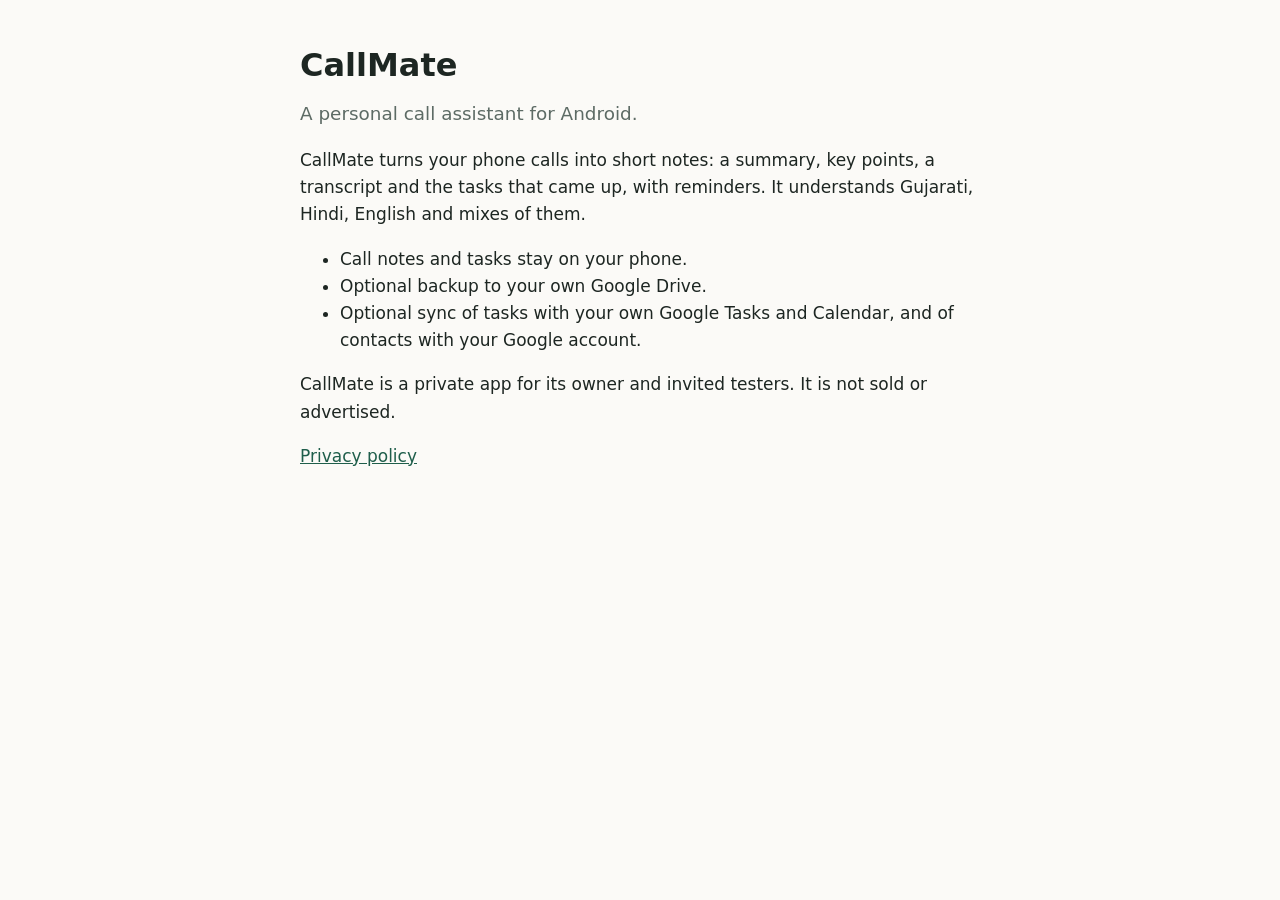
<file: index.html>
<!doctype html>
<html lang="en">
<head>
<meta charset="utf-8">
<meta name="viewport" content="width=device-width, initial-scale=1">
<title>CallMate</title>
<link rel="stylesheet" href="style.css">
</head>
<body>
<main>
  <h1>CallMate</h1>
  <p class="lead">A personal call assistant for Android.</p>
  <p>CallMate turns your phone calls into short notes: a summary, key points, a transcript and the tasks
     that came up, with reminders. It understands Gujarati, Hindi, English and mixes of them.</p>
  <ul>
    <li>Call notes and tasks stay on your phone.</li>
    <li>Optional backup to your own Google Drive.</li>
    <li>Optional sync of tasks with your own Google Tasks and Calendar, and of contacts with your Google account.</li>
  </ul>
  <p>CallMate is a private app for its owner and invited testers. It is not sold or advertised.</p>
  <p><a href="privacy.html">Privacy policy</a></p>
</main>
</body>
</html>
</file>
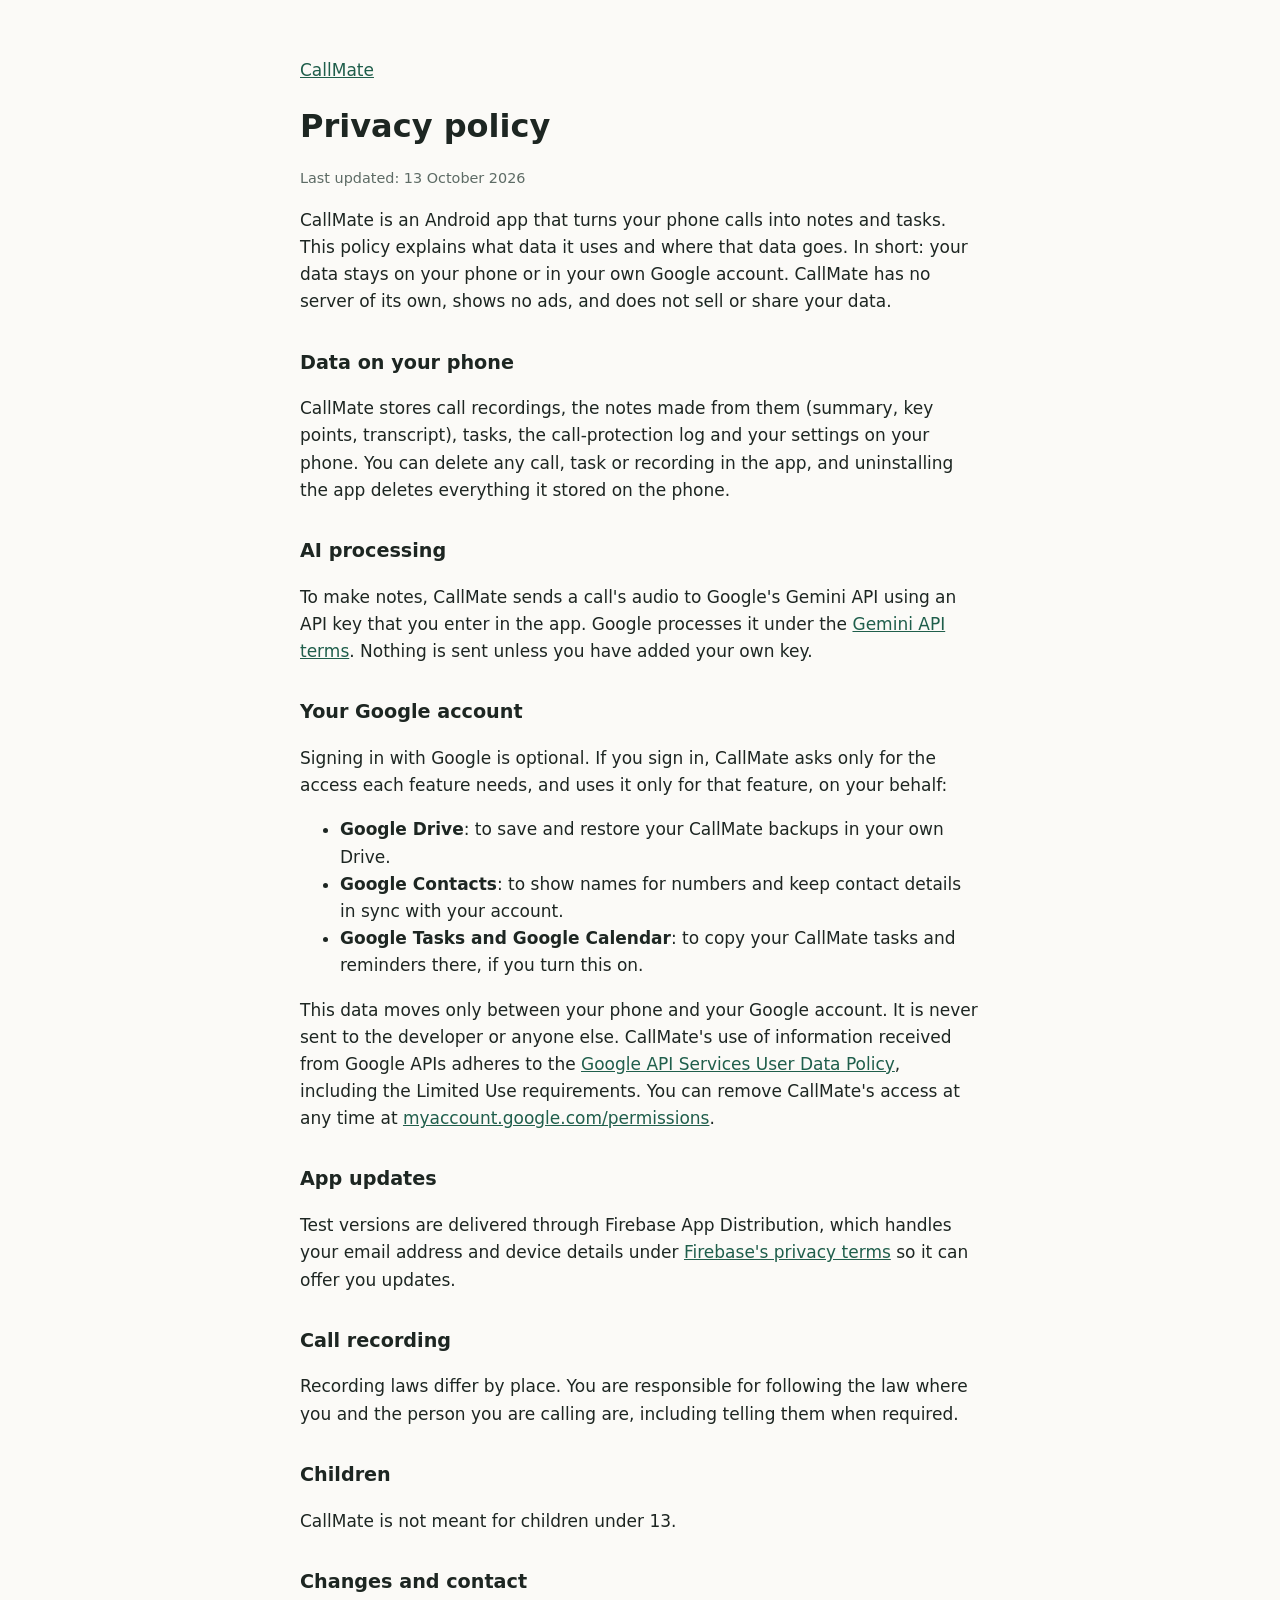
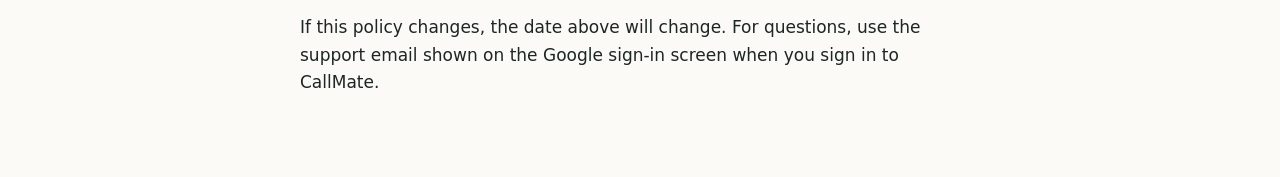
<file: privacy.html>
<!doctype html>
<html lang="en">
<head>
<meta charset="utf-8">
<meta name="viewport" content="width=device-width, initial-scale=1">
<title>CallMate Privacy Policy</title>
<link rel="stylesheet" href="style.css">
</head>
<body>
<main>
  <p><a href="index.html">CallMate</a></p>
  <h1>Privacy policy</h1>
  <p class="muted">Last updated: 13 October 2026</p>

  <p>CallMate is an Android app that turns your phone calls into notes and tasks. This policy explains what
     data it uses and where that data goes. In short: your data stays on your phone or in your own Google
     account. CallMate has no server of its own, shows no ads, and does not sell or share your data.</p>

  <h2>Data on your phone</h2>
  <p>CallMate stores call recordings, the notes made from them (summary, key points, transcript), tasks,
     the call-protection log and your settings on your phone. You can delete any call, task or recording in
     the app, and uninstalling the app deletes everything it stored on the phone.</p>

  <h2>AI processing</h2>
  <p>To make notes, CallMate sends a call's audio to Google's Gemini API using an API key that you enter in
     the app. Google processes it under the
     <a href="https://ai.google.dev/gemini-api/terms">Gemini API terms</a>. Nothing is sent unless you have
     added your own key.</p>

  <h2>Your Google account</h2>
  <p>Signing in with Google is optional. If you sign in, CallMate asks only for the access each feature
     needs, and uses it only for that feature, on your behalf:</p>
  <ul>
    <li><strong>Google Drive</strong>: to save and restore your CallMate backups in your own Drive.</li>
    <li><strong>Google Contacts</strong>: to show names for numbers and keep contact details in sync with your account.</li>
    <li><strong>Google Tasks and Google Calendar</strong>: to copy your CallMate tasks and reminders there, if you turn this on.</li>
  </ul>
  <p>This data moves only between your phone and your Google account. It is never sent to the developer or
     anyone else. CallMate's use of information received from Google APIs adheres to the
     <a href="https://developers.google.com/terms/api-services-user-data-policy">Google API Services User Data Policy</a>,
     including the Limited Use requirements. You can remove CallMate's access at any time at
     <a href="https://myaccount.google.com/permissions">myaccount.google.com/permissions</a>.</p>

  <h2>App updates</h2>
  <p>Test versions are delivered through Firebase App Distribution, which handles your email address and
     device details under <a href="https://firebase.google.com/support/privacy">Firebase's privacy terms</a>
     so it can offer you updates.</p>

  <h2>Call recording</h2>
  <p>Recording laws differ by place. You are responsible for following the law where you and the person you
     are calling are, including telling them when required.</p>

  <h2>Children</h2>
  <p>CallMate is not meant for children under 13.</p>

  <h2>Changes and contact</h2>
  <p>If this policy changes, the date above will change. For questions, use the support email shown on the
     Google sign-in screen when you sign in to CallMate.</p>
</main>
</body>
</html>
</file>
<file: style.css>
:root { --bg: #fbfaf7; --fg: #1d2622; --muted: #5d6b65; --accent: #1f5e4b; }
@media (prefers-color-scheme: dark) { :root { --bg: #121614; --fg: #e5ece8; --muted: #9aa9a2; --accent: #7fd3b5; } }
body { margin: 0; background: var(--bg); color: var(--fg); font: 17px/1.6 system-ui, -apple-system, "Segoe UI", sans-serif; }
main { max-width: 680px; margin: 0 auto; padding: 40px 16px 64px; }
h1 { font-size: 2rem; margin: 0 0 8px; }
h2 { font-size: 1.2rem; margin: 32px 0 8px; }
.lead { font-size: 1.15rem; color: var(--muted); margin-top: 0; }
.muted { color: var(--muted); font-size: .9rem; }
a { color: var(--accent); }
</file>
